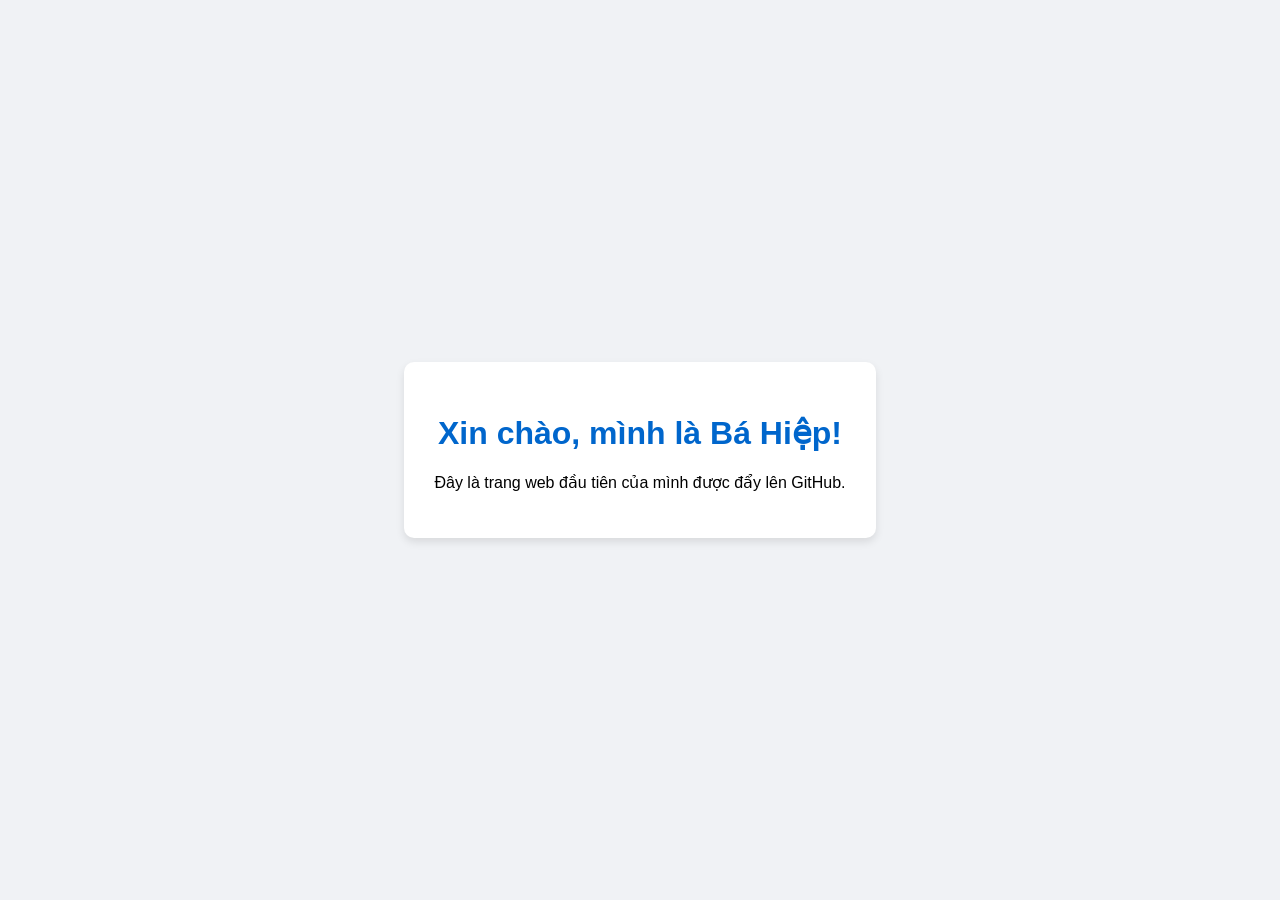
<file: index.html>
<!DOCTYPE html>
<html lang="vi">
<head>
    <meta charset="UTF-8">
    <meta name="viewport" content="width=device-width, initial-scale=1.0">
    <title>Trang Web Đầu Tiên</title>
    <link rel="stylesheet" href="style.css">
</head>
<body>
    <div class="card">
        <h1>Xin chào, mình là Bá Hiệp!</h1>
        <p>Đây là trang web đầu tiên của mình được đẩy lên GitHub.</p>
    </div>
</body>
</html>
</file>
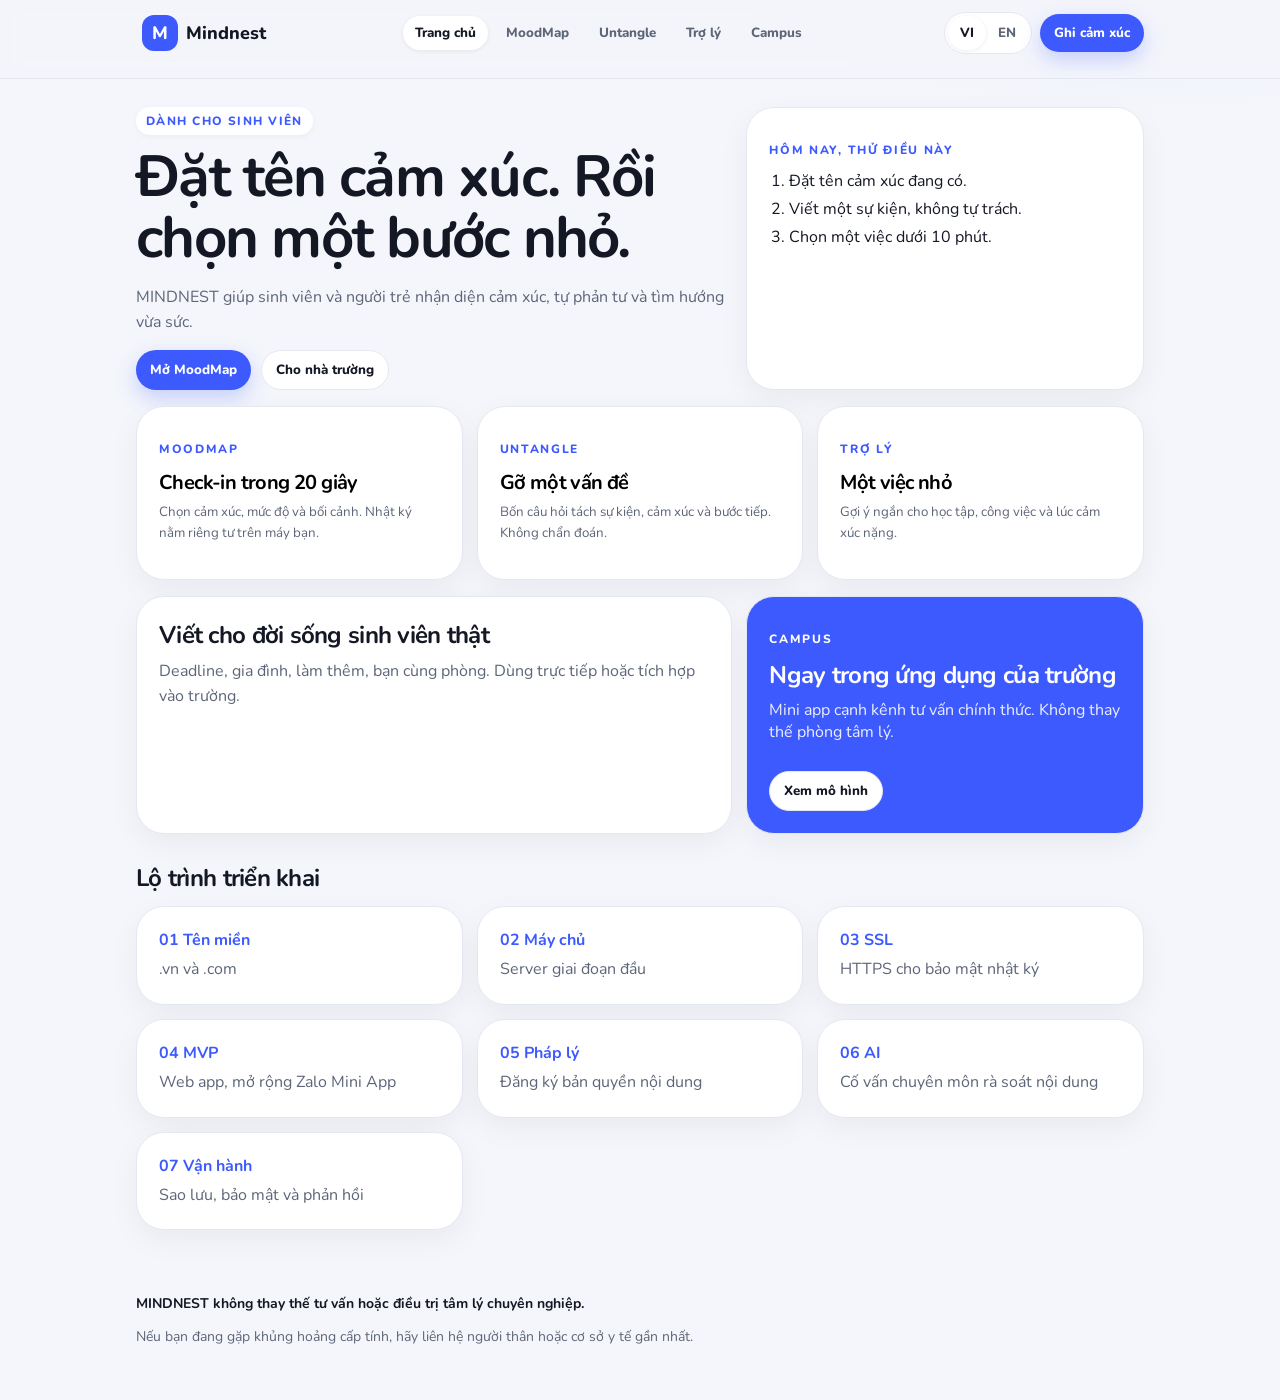
<file: BaiTap/mindnest-v2.html>
<!DOCTYPE html>
<html lang="vi">
<head>
<meta charset="utf-8" />
<meta name="viewport" content="width=device-width, initial-scale=1" />
<title>MINDNEST — Student Emotional Wellness</title>
<link rel="preconnect" href="https://fonts.googleapis.com" />
<link href="https://fonts.googleapis.com/css2?family=Nunito:wght@500;700;800&display=swap" rel="stylesheet" />
<style>
:root{--bg:#f4f6fb;--card:#fff;--ink:#141824;--muted:#5d6678;--blue:#3d5afe;--line:#e4e8f0}
*{box-sizing:border-box}
body{margin:0;font-family:Nunito,sans-serif;background:radial-gradient(900px 420px at 90% -10%,#e7ebff,transparent 60%),var(--bg);color:var(--ink);-webkit-font-smoothing:antialiased}
header{position:sticky;top:0;background:rgba(244,246,251,.9);backdrop-filter:blur(10px);border-bottom:1px solid var(--line);z-index:10}
.bar{max-width:1040px;margin:0 auto;padding:12px 16px;display:flex;gap:10px;align-items:center;justify-content:space-between}
.brand{font-weight:800;font-size:18px;display:flex;gap:8px;align-items:center;background:none;border:0;color:inherit;cursor:pointer}
.logo{width:36px;height:36px;border-radius:12px;background:var(--blue);color:#fff;display:grid;place-items:center}
nav{display:flex;gap:6px;flex-wrap:wrap}
button,a.btn{font-family:inherit;cursor:pointer}
.navbtn,.lang button{border:0;background:transparent;border-radius:999px;padding:8px 12px;font-weight:800;color:var(--muted);transition:all .2s ease}
.navbtn.on,.lang button.on{background:#fff;color:var(--ink);box-shadow:0 1px 4px rgba(20,24,36,.08)}
.lang{display:flex;background:#fff;border:1px solid var(--line);border-radius:999px;padding:3px}
.cta{background:var(--blue);color:#fff;border:0;border-radius:999px;padding:10px 14px;font-weight:800;box-shadow:0 8px 20px rgba(61,90,254,.25);transition:transform .1s ease}
.cta:active{transform:scale(0.98)}
main{max-width:1040px;margin:0 auto;padding:28px 16px 64px}
h1{font-size:clamp(36px,6vw,58px);line-height:1.05;margin:12px 0;letter-spacing:-.03em}
h2{margin:0;letter-spacing:-.03em}
.muted{color:var(--muted);line-height:1.55}
.badge{display:inline-block;background:#fff;color:var(--blue);font-weight:800;font-size:12px;letter-spacing:.12em;text-transform:uppercase;border-radius:999px;padding:6px 10px;box-shadow:0 2px 6px rgba(20,24,36,.04)}
.grid{display:grid;gap:14px}
.cols2{grid-template-columns:1.2fr .8fr}
.cols3{grid-template-columns:repeat(3,1fr)}
.card{background:var(--card);border:1px solid var(--line);border-radius:28px;padding:22px;box-shadow:0 10px 30px rgba(20,24,36,.05)}
.blue{background:var(--blue);color:#fff}
.row{display:flex;gap:10px;flex-wrap:wrap;margin-top:16px}
.ghost{background:#fff;border:1px solid var(--line);border-radius:999px;padding:10px 14px;font-weight:800;color:var(--ink)}
.kicker{color:var(--blue);font-size:12px;font-weight:800;letter-spacing:.14em;text-transform:uppercase}
input,select,textarea{width:100%;border:1px solid var(--line);border-radius:14px;padding:12px;font:inherit;margin-top:6px;background:#fff;color:var(--ink)}
input:focus,select:focus,textarea:focus{outline:2px solid var(--blue);border-color:transparent}
.chip{border:1px solid var(--line);background:#fff;border-radius:999px;padding:8px 12px;font-weight:800;color:var(--ink)}
.chip.on{background:var(--blue);color:#fff;border-color:var(--blue)}
.barline{height:6px;background:#eef1f8;border-radius:99px;margin-top:6px;overflow:hidden}
.barline span{display:block;height:6px;background:var(--blue);border-radius:99px;transition:width .4s ease}
footer{max-width:1040px;margin:0 auto;padding:0 16px 40px;color:var(--muted);font-size:14px}
@media(max-width:800px){.cols2,.cols3{grid-template-columns:1fr}nav.desktop{display:none}}
@media(min-width:801px){nav.mobile{display:none}}
</style>
</head>
<body>
<header>
  <div class="bar">
    <button class="brand" data-go="home"><span class="logo">M</span> Mindnest</button>
    <nav class="desktop" id="nav"></nav>
    <div style="display:flex;gap:8px;align-items:center">
      <div class="lang"><button id="vi" type="button" aria-label="Tiếng Việt">VI</button><button id="en" type="button" aria-label="English">EN</button></div>
      <button class="cta" data-go="mood" id="checkin"></button>
    </div>
  </div>
  <div class="bar" style="padding-top:0"><nav class="mobile" id="navm"></nav></div>
</header>
<main id="app"></main>
<footer><strong id="footT" style="color:var(--ink)"></strong><p id="footB"></p></footer>
<script>
const pages=["home","mood","untangle","guide","campus"];
const T={
vi:{
nav:["Trang chủ","MoodMap","Untangle","Trợ lý","Campus"],check:"Ghi cảm xúc",
footT:"MINDNEST không thay thế tư vấn hoặc điều trị tâm lý chuyên nghiệp.",
footB:"Nếu bạn đang gặp khủng hoảng cấp tính, hãy liên hệ người thân hoặc cơ sở y tế gần nhất.",
badge:"Dành cho sinh viên",hero:"Đặt tên cảm xúc. Rồi chọn một bước nhỏ.",
heroB:"MINDNEST giúp sinh viên và người trẻ nhận diện cảm xúc, tự phản tư và tìm hướng vừa sức.",
open:"Mở MoodMap",forC:"Cho nhà trường",today:"Hôm nay, thử điều này",
todayI:["Đặt tên cảm xúc đang có.","Viết một sự kiện, không tự trách.","Chọn một việc dưới 10 phút."],
feats:[["MoodMap","Check-in trong 20 giây","Chọn cảm xúc, mức độ và bối cảnh. Nhật ký nằm riêng tư trên máy bạn."],["Untangle","Gỡ một vấn đề","Bốn câu hỏi tách sự kiện, cảm xúc và bước tiếp. Không chẩn đoán."],["Trợ lý","Một việc nhỏ","Gợi ý ngắn cho học tập, công việc và lúc cảm xúc nặng."]],
lifeT:"Viết cho đời sống sinh viên thật",lifeB:"Deadline, gia đình, làm thêm, bạn cùng phòng. Dùng trực tiếp hoặc tích hợp vào trường.",
campT:"Ngay trong ứng dụng của trường",campB:"Mini app cạnh kênh tư vấn chính thức. Không thay thế phòng tâm lý.",see:"Xem mô hình",
ship:"Lộ trình triển khai",
road:[["Tên miền",".vn và .com"],["Máy chủ","Server giai đoạn đầu"],["SSL","HTTPS cho bảo mật nhật ký"],["MVP","Web app, mở rộng Zalo Mini App"],["Pháp lý","Đăng ký bản quyền nội dung"],["AI","Cố vấn chuyên môn rà soát nội dung"],["Vận hành","Sao lưu, bảo mật và phản hồi"]],
emo:["Bình yên","Vui","Mệt","Lo lắng","Buồn","Bức bối","Trống rỗng"],
ctx:["Học tập","Công việc","Gia đình","Bạn bè","Sức khỏe","Khác"],
moodT:"Bạn đang thấy thế nào?",moodL:"Dữ liệu chỉ được lưu trên trình duyệt của bạn.",feel:"Bạn đang cảm thấy",level:"Mức độ",context:"Bối cảnh",note:"Một câu ngắn gọn về chuyện đang xảy ra",ph:"Ví dụ: Sắp nộp bài nhưng chưa viết được mở đầu...",save:"Lưu vào nhật ký",trend:"Xu hướng đã ghi",empty:"Chưa có mục nào được ghi lại.",
unT:"Gỡ một việc",unL:"Không có câu trả lời đúng hay sai, chỉ có sự rõ ràng.",
pr:[["Chuyện cụ thể vừa xảy ra là gì?","Một sự kiện thực tế, không phán xét bản thân."],["Cảm xúc nào mạnh nhất?","Cảm xúc là tín hiệu cảnh báo, chưa phải kết luận tuyệt đối."],["Người khác có thể đang thấy gì?","Tách biệt rõ ràng giữa điều thực tế biết và điều phỏng đoán."],["Bước nhỏ trong 24 giờ tới?","Một hành động nhỏ thường dễ thực hiện hơn là ôm đồm toàn bộ."]],
saveR:"Lưu bài phản tư",saved:"Đã lưu trên thiết bị",
gT:"Một việc làm được",gL:"Công cụ hỗ trợ tự phản tư, không chẩn đoán y khoa.",
topics:["Học tập","Công việc","Cảm xúc nặng"],
steps:[
["Viết một việc đang kẹt bằng một câu rõ nghĩa.","Chia nhỏ thành phần có thể làm trong 15 phút.","Hết giờ là dừng, không ép bản thân làm quá tải.","Nếu kéo dài nhiều ngày, hãy chia sẻ với cố vấn học tập."],
["Tách bạch việc hôm nay và việc có thể dời lại.","Nhắn một câu làm rõ thời hạn, đừng tự đoán mò.","Nghỉ ngơi 5 phút trước khi đối diện tin nhắn căng thẳng.","Nếu môi trường xung quanh gây hại, hãy tìm sự trợ giúp chính thức."],
["Đặt tên cảm xúc hiện tại, đánh giá mức độ 1 đến 5.","Uống một ly nước, điều chỉnh tư thế và thở chậm một phút.","Nhắn tin cho một người bạn tin tưởng để ngồi cùng.","Nếu có suy nghĩ tự hại, hãy liên hệ ngay cơ sở y tế. MINDNEST không xử lý khẩn cấp."]
],
cT:"Trong ứng dụng của trường",cL:"Công cụ cảm xúc đặt cạnh các kênh tư vấn chính thức của trường.",
models:[["B2C","Sinh viên và người trẻ mở công cụ trực tiếp."],["B2B","Nhà trường tích hợp vào cổng thông tin hoặc mini app."],["Nội dung","Xây dựng dựa trên vấn đề thực tế, gần gũi với học đường."]],
form:"Ghi nhu cầu hợp tác",formL:"Chế độ demo, dữ liệu lưu cục bộ trên máy bạn.",school:"Tên trường hoặc tổ chức",
roles:["Phòng công tác sinh viên","Trung tâm tư vấn tâm lý","Đoàn thanh niên — Hội sinh viên","Khác"],want:"Bạn muốn tích hợp những tính năng nào?",saveN:"Lưu ghi chú hợp tác"
},
en:{
nav:["Home","MoodMap","Untangle","Guide","Campus"],check:"Check in",
footT:"MINDNEST does not replace professional counseling or clinical treatment.",
footB:"If you are in crisis, please contact someone you trust or local emergency support immediately.",
badge:"For students",hero:"Name the feeling. Then take one small step.",
heroB:"MINDNEST helps students notice emotions, reflect deeply, and choose a step that fits real life.",
open:"Open MoodMap",forC:"For campuses",today:"Today, try this",
todayI:["Name your current feeling.","Write one event without self-blame.","Pick a task taking under 10 minutes."],
feats:[["MoodMap","A 20-second check-in","Pick a feeling, intensity, and context. Your logs stay strictly on your device."],["Untangle","One problem","Four guided prompts separating the event, the feeling, and a concrete next step."],["Guide","One small thing","Short actionable steps for studying, work, and heavy moments."]],
lifeT:"Built for real student life",lifeB:"Deadlines, family expectations, part-time work, roommates. Use standalone or inside your campus.",
campT:"Right inside the campus app",campB:"Positioned next to official support channels. Not a clinic replacement.",see:"See the model",
ship:"How we ship it",
road:[["Domain",".vn and .com domains"],["Cloud","First-stage reliable server"],["SSL","HTTPS security for private logs"],["MVP","Web app, expanding to Mini Apps"],["Legal","Content copyright and setup"],["AI","Clinician-reviewed safety guardrails"],["Ops","Backups, data protection, and support"]],
emo:["Calm","Glad","Tired","Anxious","Sad","Irritated","Empty"],
ctx:["Study","Work","Family","Friends","Health","Other"],
moodT:"How are you, really?",moodL:"Stored exclusively in this browser storage.",feel:"You feel",level:"Intensity",context:"Context",note:"One line about what is happening",ph:"Example: The paper is due and I am stuck on the intro...",save:"Save to journal",trend:"What you logged",empty:"Nothing logged yet.",
unT:"Untangle one thing",unL:"There are no right or wrong answers—only clarity.",
pr:[["What actually happened?","One concrete event, without verdicts about yourself."],["Which feeling is loudest?","A signal to notice, not a final conclusion."],["What might someone else see?","Separate hard facts from assumptions."],["A small step in 24 hours?","A short step beats trying to finish everything at once."]],
saveR:"Save reflection",saved:"Saved on this device",
gT:"One doable thing",gL:"Self-reflection support tool, not a professional medical diagnosis.",
topics:["Study","Work","Heavy feelings"],
steps:[
["Write down the stuck task in a single clear sentence.","Break it down into a 15-minute chunk.","Stop when the timer ends—avoid burnout.","If it persists for days, reach out to student support."],
["Separate today's tasks from what can wait.","Clarify deadlines in a direct message instead of guessing.","Take a 5-minute break before handling tense communications.","If distress continues, connect with trusted support channels."],
["Name your feeling and rate its intensity from 1 to 5.","Drink water, adjust posture, and take slow, mindful breaths.","Text a trusted friend or peer to sit with you.","If you experience self-harm thoughts, contact emergency support right away. MINDNEST is not a crisis service."]
],
cT:"Inside the campus app",cL:"Emotion tracking tools situated alongside official campus counseling.",
models:[["B2C","Students access tools directly anytime."],["B2B","Schools embed the toolkit in portal dashboards or student apps."],["Content","Rooted in authentic student challenges, tailored for efficacy."]],
form:"Partnership note",formL:"Demo mode: data is stored locally on your device.",school:"School or organization",
roles:["Student Affairs","Counseling Center","Student Union","Other"],want:"What would you like to integrate?",saveN:"Save collaboration note"
}};

let lang = localStorage.getItem("mn.lang") || "vi";
let page = "home";
let mood = 0, level = 3, ctx = 0, topic = 0;
const $ = id => document.getElementById(id);

function esc(s) {
  return String(s).replace(/[&<>"]/g, c => ({'&':'&amp;','<':'&lt;','>':'&gt;','"':'&quot;'}[c]));
}

function moods() {
  try { return JSON.parse(localStorage.getItem("mn.moods") || "[]"); } catch { return []; }
}

function renderNav() {
  const t = T[lang];
  const html = t.nav.map((n, i) => `<button class="navbtn ${pages[i]===page?"on":""}" data-go="${pages[i]}">${n}</button>`).join("");
  $("nav").innerHTML = html; 
  $("navm").innerHTML = html;
  $("checkin").textContent = t.check;
  $("vi").className = lang === "vi" ? "on" : ""; 
  $("en").className = lang === "en" ? "on" : "";
  $("footT").textContent = t.footT; 
  $("footB").textContent = t.footB;
  document.documentElement.lang = lang;
}

function home() {
  const t = T[lang];
  return `<div class="grid cols2">
    <div><span class="badge">${t.badge}</span><h1>${t.hero}</h1><p class="muted">${t.heroB}</p>
    <div class="row"><button class="cta" data-go="mood">${t.open}</button><button class="ghost" data-go="campus">${t.forC}</button></div></div>
    <aside class="card"><p class="kicker">${t.today}</p><ol style="margin:8px 0 0 20px;padding:0">${t.todayI.map(x=>`<li style="margin-bottom:6px">${x}</li>`).join("")}</ol></aside></div>
    <div class="grid cols3" style="margin-top:16px">${t.feats.map((f,i)=>`<button class="card" data-go="${pages[i+1]}" style="text-align:left;border:1px solid var(--line)"><p class="kicker">${f[0]}</p><h2 style="margin-top:10px;font-size:20px">${f[1]}</h2><p class="muted" style="margin-top:6px">${f[2]}</p></button>`).join("")}</div>
    <div class="grid cols2" style="margin-top:16px"><div class="card"><h2>${t.lifeT}</h2><p class="muted" style="margin-top:8px">${t.lifeB}</p></div>
    <div class="card blue"><p class="kicker" style="color:#fff">${t.nav[4]}</p><h2 style="margin-top:8px;color:#fff">${t.campT}</h2><p style="margin-top:8px;opacity:.9">${t.campB}</p><button class="ghost" data-go="campus" style="margin-top:12px">${t.see}</button></div></div>
    <h2 style="margin:28px 0 12px">${t.ship}</h2><div class="grid cols3">${t.road.map((r,i)=>`<div class="card"><b style="color:var(--blue)">0${i+1} ${r[0]}</b><div class="muted" style="margin-top:6px">${r[1]}</div></div>`).join("")}</div>`;
}

function moodPage() {
  const t = T[lang]; const items = moods();
  const counts = t.emo.map((_, i) => items.filter(x => x.emotion === i).length);
  const max = Math.max(1, ...counts);
  return `<p class="kicker">MoodMap</p><h1>${t.moodT}</h1><p class="muted">${t.moodL}</p>
  <div class="grid cols2" style="margin-top:14px"><div class="card"><p class="muted">${t.feel}</p>
  <div class="row">${t.emo.map((e,i)=>`<button type="button" class="chip ${mood===i?"on":""}" data-mood="${i}">${e}</button>`).join("")}</div>
  <label style="display:block;margin-top:14px;font-weight:700">${t.level} <span id="lvVal">${level}</span>/5<input id="lv" type="range" min="1" max="5" value="${level}"></label>
  <label style="display:block;margin-top:14px;font-weight:700">${t.context}<select id="cx">${t.ctx.map((c,i)=>`<option value="${i}" ${ctx==i?"selected":""}>${c}</option>`).join("")}</select></label>
  <label style="display:block;margin-top:14px;font-weight:700">${t.note}<textarea id="nt" rows="3" placeholder="${esc(t.ph)}"></textarea></label>
  <button class="cta" id="add" style="margin-top:16px">${t.save}</button></div>
  <div class="card"><p class="muted">${t.trend}</p>${t.emo.map((e,i)=>`<div style="margin-top:12px"><div style="display:flex;justify-content:space-between;font-weight:700"><span>${e}</span><span>${counts[i]}</span></div><div class="barline"><span style="width:${counts[i]/max*100}%"></span></div></div>`).join("")}</div></div>
  <div style="margin-top:16px">${items.length?items.map(it=>`<div class="card" style="margin-top:10px"><div style="display:flex;justify-content:space-between;align-items:center"><b>${t.emo[it.emotion]||"?"} · ${it.intensity}/5 · ${t.ctx[it.context]||it.context}</b><small class="muted">${new Date(it.at).toLocaleString()}</small></div><div class="muted" style="margin-top:6px">${esc(it.note||"")}</div></div>`).join(""):`<p class="muted">${t.empty}</p>`}</div>`;
}

function untangle() {
  const t = T[lang];
  let savedAnswers = [];
  try { savedAnswers = JSON.parse(localStorage.getItem("mn.untangle") || "[]"); } catch {}
  return `<p class="kicker">Untangle</p><h1>${t.unT}</h1><p class="muted">${t.unL}</p>
  ${t.pr.map((p,i)=>`<div class="card" style="margin-top:12px"><b style="color:var(--blue)">0${i+1} ${p[0]}</b><p class="muted" style="margin:4px 0 8px">${p[1]}</p><textarea data-u="${i}" rows="3" placeholder="Nhập suy nghĩ của bạn...">${esc(savedAnswers[i]||"")}</textarea></div>`).join("")}
  <button class="cta" id="saveU" style="margin-top:16px">${t.saveR}</button>`;
}

function guide() {
  const t = T[lang];
  return `<p class="kicker">${t.nav[3]}</p><h1>${t.gT}</h1><p class="muted">${t.gL}</p>
  <div class="row">${t.topics.map((x,i)=>`<button type="button" class="chip ${topic===i?"on":""}" data-topic="${i}">${x}</button>`).join("")}</div>
  <div style="margin-top:16px" class="grid">${t.steps[topic].map((s,i)=>`<div class="card" style="display:flex;gap:16px;align-items:flex-start"><span class="badge" style="background:#e7ebff">0${i+1}</span><div style="flex:1">${s}</div></div>`).join("")}</div>`;
}

function campus() {
  const t = T[lang];
  return `<p class="kicker">Campus</p><h1>${t.cT}</h1><p class="muted">${t.cL}</p>
  <div class="grid cols3" style="margin-top:16px">${t.models.map(m=>`<div class="card"><h2 style="font-size:20px">${m[0]}</h2><p class="muted" style="margin-top:8px">${m[1]}</p></div>`).join("")}</div>
  <form class="card" id="cf" style="margin-top:16px;max-width:560px"><h2 style="font-size:22px">${t.form}</h2><p class="muted" style="margin-top:4px">${t.formL}</p>
  <label style="display:block;margin-top:12px;font-weight:700">${t.school}<input required name="school" placeholder="VD: ĐH Quốc gia..."></label>
  <label style="display:block;margin-top:12px;font-weight:700">Vai trò<select name="role">${t.roles.map(r=>`<option>${esc(r)}</option>`).join("")}</select></label>
  <label style="display:block;margin-top:12px;font-weight:700">${t.want}<textarea name="note" rows="3" placeholder="Chia sẻ thêm nhu cầu tích hợp..."></textarea></label>
  <button class="cta" style="margin-top:16px">${t.saveN}</button><p id="ok" class="kicker" style="margin-top:8px"></p></form>`;
}

function draw() {
  renderNav();
  const view = {home, mood: moodPage, untangle, guide, campus}[page];
  $("app").innerHTML = view();

  const lv = $("lv");
  if(lv) lv.oninput = e => { 
    level = +e.target.value; 
    const lvVal = $("lvVal");
    if(lvVal) lvVal.textContent = level; 
  };

  const cx = $("cx"); 
  if(cx) cx.onchange = e => { ctx = +e.target.value; };

  const add = $("add"); 
  if(add) add.onclick = () => {
    const ntElem = $("nt");
    const note = ntElem ? ntElem.value.trim() : "";
    const all = [{emotion: mood, intensity: level, context: ctx, note, at: new Date().toISOString()}, ...moods()].slice(0, 40);
    try { localStorage.setItem("mn.moods", JSON.stringify(all)); } catch {}
    draw();
  };

  document.querySelectorAll("[data-mood]").forEach(b => b.onclick = () => { mood = +b.dataset.mood; draw(); });
  document.querySelectorAll("[data-topic]").forEach(b => b.onclick = () => { topic = +b.dataset.topic; draw(); });

  const su = $("saveU"); 
  if(su) su.onclick = () => {
    const answers = [...document.querySelectorAll("[data-u]")].map(el => el.value);
    try { localStorage.setItem("mn.untangle", JSON.stringify(answers)); } catch {}
    su.textContent = T[lang].saved;
    setTimeout(() => { su.textContent = T[lang].saveR; }, 2000);
  };

  const cf = $("cf"); 
  if(cf) cf.onsubmit = e => {
    e.preventDefault();
    const fd = new FormData(cf);
    let prev = [];
    try { prev = JSON.parse(localStorage.getItem("mn.campus") || "[]"); } catch {}
    prev.unshift({school: fd.get("school"), role: fd.get("role"), note: fd.get("note"), at: new Date().toISOString()});
    try { localStorage.setItem("mn.campus", JSON.stringify(prev.slice(0, 20))); } catch {}
    $("ok").textContent = T[lang].saved; 
    cf.reset();
  };
}

document.body.addEventListener("click", e => {
  const go = e.target.closest("[data-go]");
  if(!go) return;
  page = go.dataset.go; 
  draw(); 
  window.scrollTo(0, 0);
});

$("vi").onclick = () => { lang = "vi"; localStorage.setItem("mn.lang","vi"); draw(); };
$("en").onclick = () => { lang = "en"; localStorage.setItem("mn.lang","en"); draw(); };

draw();
</script>
</body>
</html>
</file>
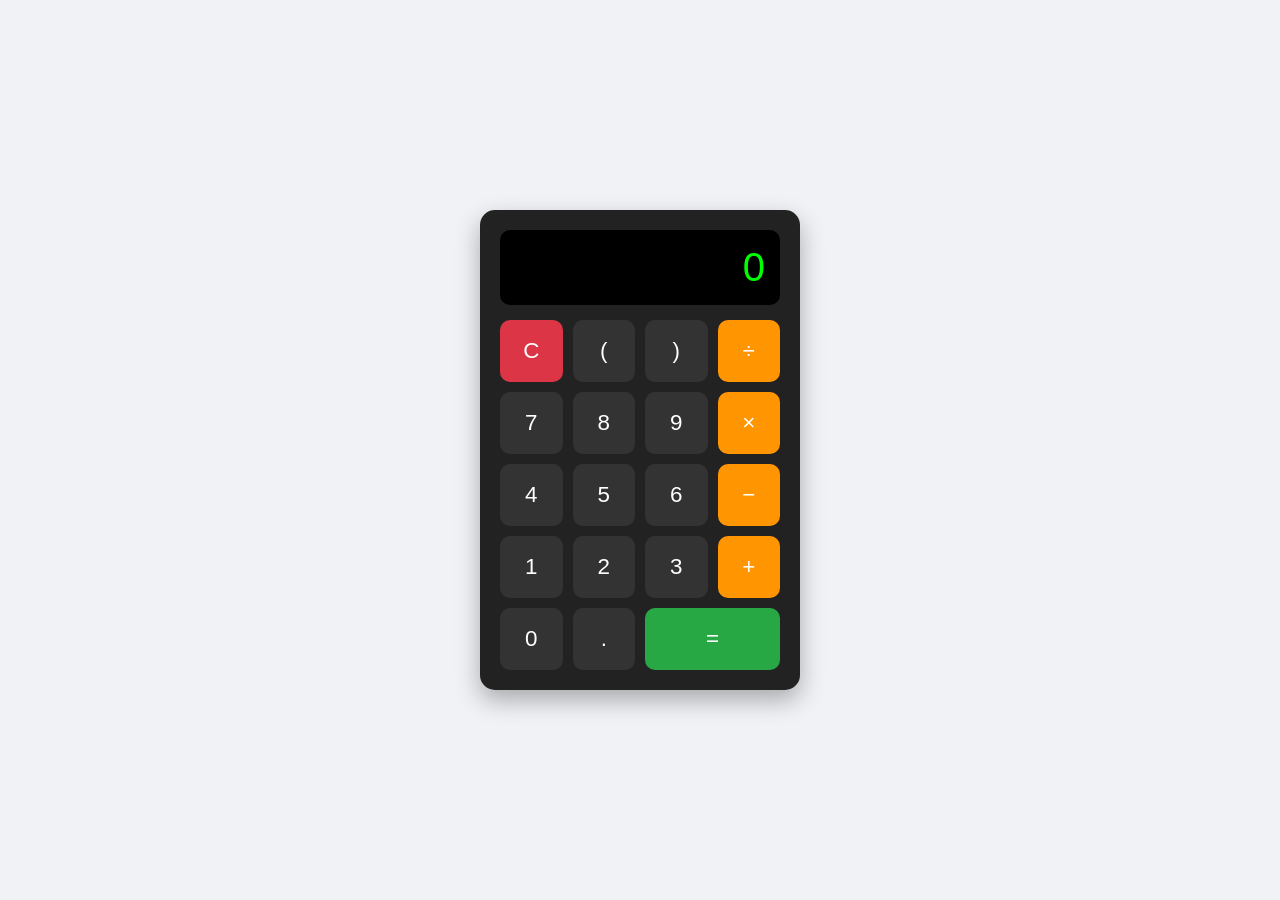
<file: BaiTap/bt1/suabaitaptl1.html>
<!DOCTYPE html>
<html lang="vi">
<head>
    <meta charset="UTF-8">
    <meta name="viewport" content="width=device-width, initial-scale=1.0">
    <title>Máy tính đơn giản</title>
    <style>
        /* ===== CSS - Làm đẹp giao diện ===== */
        * {
            margin: 0;
            padding: 0;
            box-sizing: border-box;
            font-family: Arial, sans-serif;
        }

        body {
            background-color: #f0f2f5;
            display: flex;
            justify-content: center;
            align-items: center;
            min-height: 100vh;
        }

        .calculator {
            background-color: #222;
            padding: 20px;
            border-radius: 15px;
            box-shadow: 0 10px 25px rgba(0, 0, 0, 0.3);
            width: 320px;
        }

        /* Màn hình hiển thị */
        .display {
            background-color: #000;
            color: #0f0;
            font-size: 2.5rem;
            text-align: right;
            padding: 15px;
            border-radius: 10px;
            margin-bottom: 15px;
            min-height: 70px;
            overflow: hidden;
        }

        /* Lưới các nút */
        .buttons {
            display: grid;
            grid-template-columns: repeat(4, 1fr);
            gap: 10px;
        }

        button {
            padding: 18px;
            font-size: 1.4rem;
            border: none;
            border-radius: 10px;
            cursor: pointer;
            transition: 0.2s;
            background-color: #333;
            color: white;
        }

        button:hover {
            background-color: #555;
        }

        button:active {
            transform: scale(0.95);
        }

        /* Nút đặc biệt */
        .operator {
            background-color: #ff9500;
        }

        .operator:hover {
            background-color: #e08600;
        }

        .equal {
            background-color: #28a745;
            grid-column: span 2; /* Nút = chiếm 2 cột */
        }

        .equal:hover {
            background-color: #218838;
        }

        .clear {
            background-color: #dc3545;
        }

        .clear:hover {
            background-color: #c82333;
        }
    </style>
</head>
<body>

    <div class="calculator">
        <!-- Màn hình hiển thị -->
        <div class="display" id="display">0</div>

        <!-- Các nút -->
        <div class="buttons">
            <button class="clear" onclick="clearDisplay()">C</button>
            <button onclick="appendToDisplay('(')">(</button>
            <button onclick="appendToDisplay(')')">)</button>
            <button class="operator" onclick="appendToDisplay('/')">÷</button>

            <button onclick="appendToDisplay('7')">7</button>
            <button onclick="appendToDisplay('8')">8</button>
            <button onclick="appendToDisplay('9')">9</button>
            <button class="operator" onclick="appendToDisplay('*')">×</button>

            <button onclick="appendToDisplay('4')">4</button>
            <button onclick="appendToDisplay('5')">5</button>
            <button onclick="appendToDisplay('6')">6</button>
            <button class="operator" onclick="appendToDisplay('-')">−</button>

            <button onclick="appendToDisplay('1')">1</button>
            <button onclick="appendToDisplay('2')">2</button>
            <button onclick="appendToDisplay('3')">3</button>
            <button class="operator" onclick="appendToDisplay('+')">+</button>

            <button onclick="appendToDisplay('0')">0</button>
            <button onclick="appendToDisplay('.')">.</button>
            <button class="equal" onclick="calculate()">=</button>
        </div>
    </div>

    <script>
        // ===== JAVASCRIPT - Xử lý logic =====

        // Lấy phần tử hiển thị
        const display = document.getElementById("display");

        // Hàm thêm số/toán tử vào màn hình
        function appendToDisplay(value) {
            // Nếu đang hiển thị 0 thì xóa 0 đi
            if (display.innerText === "0" && value !== ".") {
                display.innerText = value;
            } else {
                display.innerText += value;
            }
        }

        // Hàm xóa hết (nút C)
        function clearDisplay() {
            display.innerText = "0";
        }

        // Hàm tính kết quả (nút =)
        function calculate() {
            try {
                // Dùng hàm eval() để tính biểu thức
                // Lưu ý: eval khá nguy hiểm trong thực tế, nhưng với bài học cơ bản thì ổn
                let result = eval(display.innerText);
                display.innerText = result;
            } catch (error) {
                display.innerText = "Lỗi";
            }
        }
    </script>

</body>
</html>
</file>
<file: style.css>
body {
    font-family: Arial, sans-serif;
    background-color: #f0f2f5;
    display: flex;
    justify-content: center;
    align-items: center;
    height: 100vh;
    margin: 0;
}

.card {
    background-color: white;
    padding: 30px;
    border-radius: 10px;
    box-shadow: 0 4px 8px rgba(0, 0, 0, 0.1);
    text-align: center;
}

h1 {
    color: #0066cc;
}
</file>
